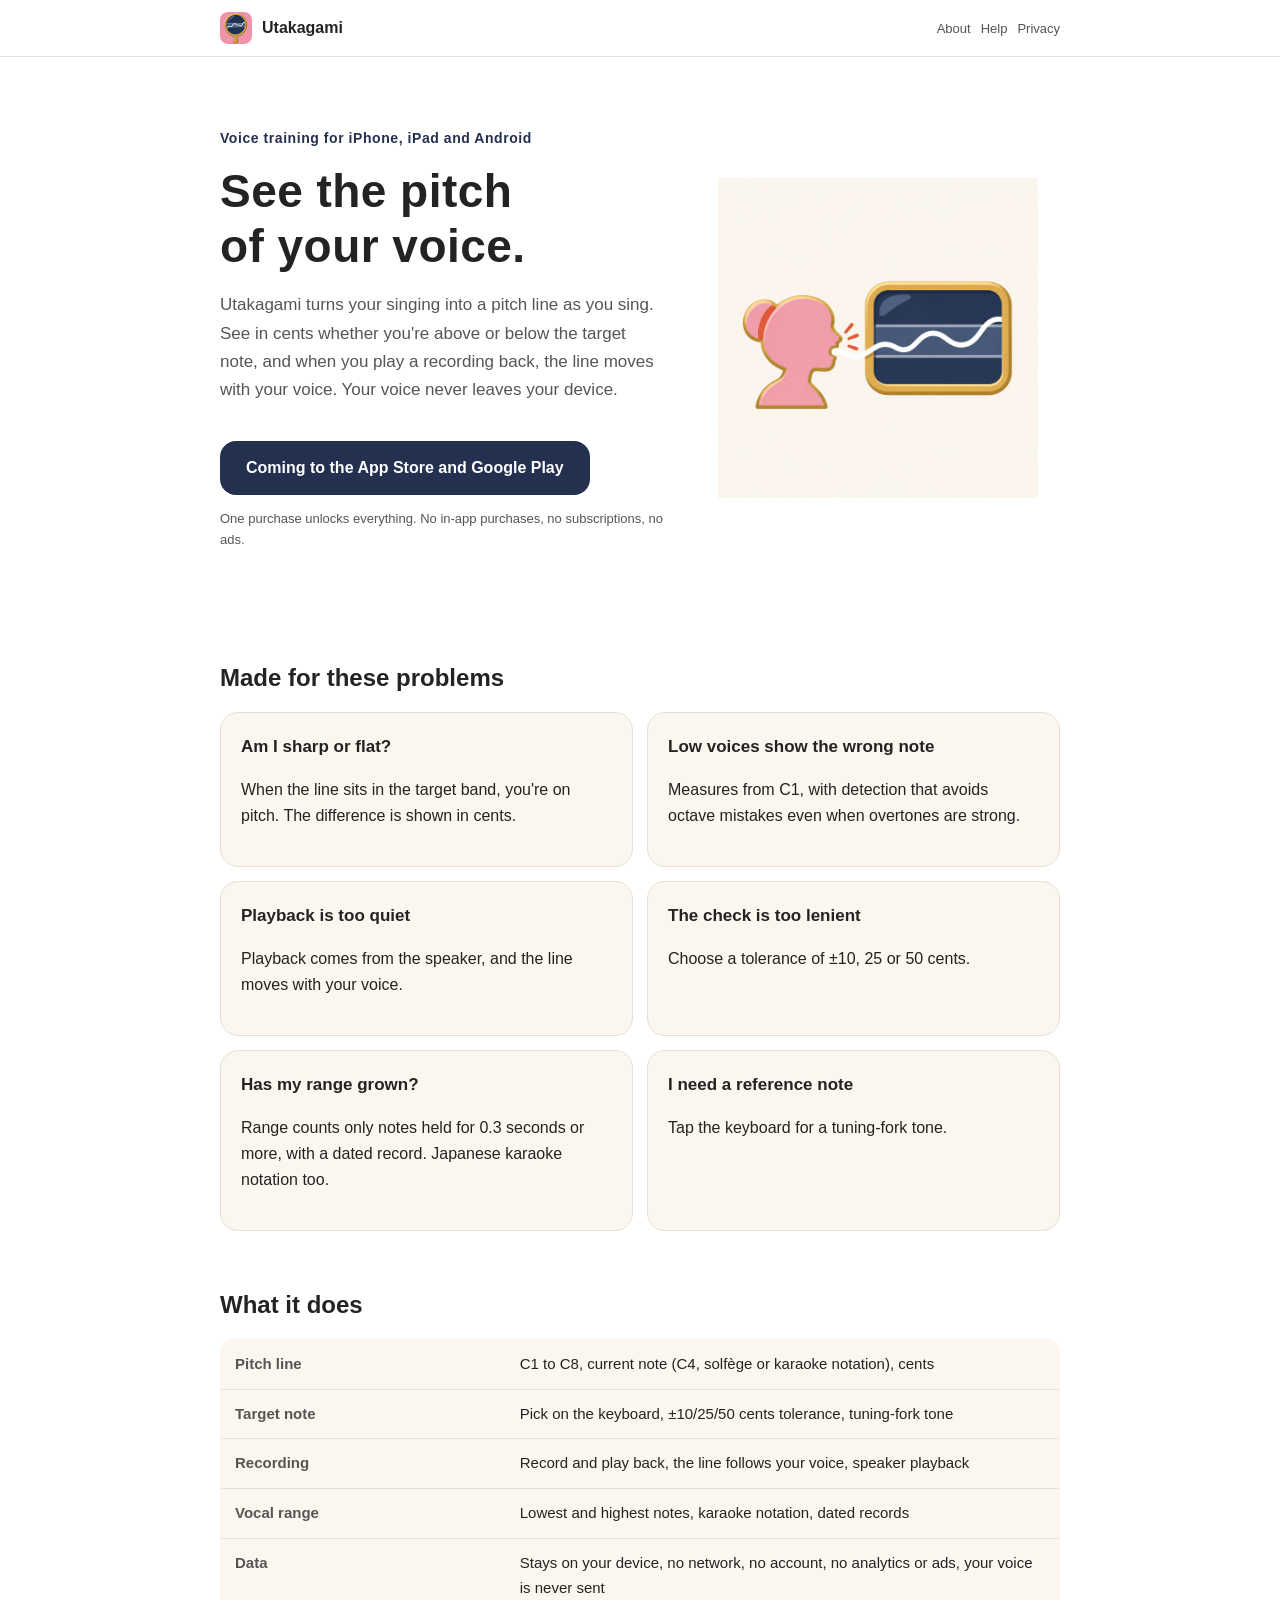
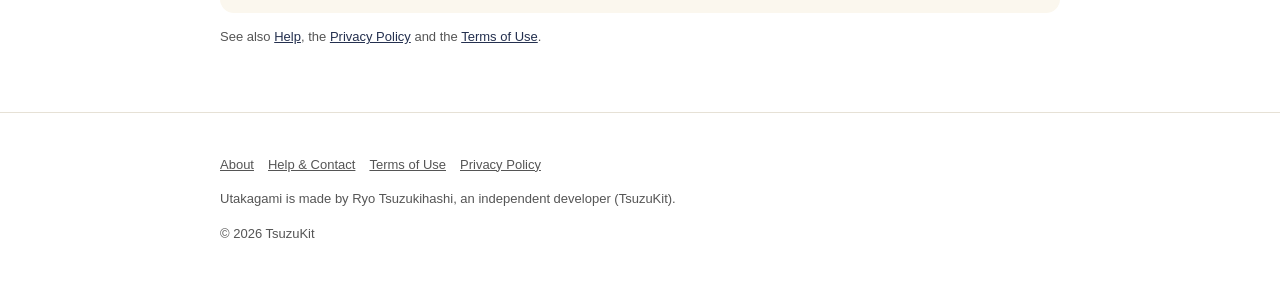
<file: index.html>
<!DOCTYPE html>
<html lang="ja" data-title-ja="うたかがみ｜歌の音程グラフ・音域チェック" data-title-en="Utakagami | Singing pitch graph &amp; vocal range">
<head>
<meta charset="UTF-8">
<meta name="viewport" content="width=device-width, initial-scale=1">
<script>(function(){var l=navigator.languages&&navigator.languages.length?navigator.languages:[navigator.language||"ja"],p="en";for(var i=0;i<l.length;i++){var c=String(l[i]).toLowerCase();if(c.indexOf("ja")===0){p="ja";break}if(c.indexOf("en")===0){p="en";break}}var d=document.documentElement;d.lang=p;var t=d.getAttribute("data-title-"+p);if(t){document.title=t}})();</script>
<title>うたかがみ｜歌の音程グラフ・音域チェック</title>
<meta name="description" content="歌っている声の高さを、その場で線のグラフに。ねらう音とのずれをセントで、録って聞き返すと声と線が一緒に動く。音域は mid2C・hiA の書き方でも。買い切り・広告なし。 / See your singing as a pitch line in real time. Cents above or below your target, playback where the line follows your voice, and your vocal range. One purchase, no ads.">
<meta property="og:title" content="うたかがみ｜歌の音程グラフ・音域チェック">
<meta property="og:description" content="歌っている声の高さを、その場で線のグラフに。ねらう音とのずれをセントで、録って聞き返すと声と線が一緒に動く。音域は mid2C・hiA の書き方でも。買い切り・広告なし。">
<meta property="og:type" content="website">
<meta property="og:url" content="https://utakagami.tsuzukit.com/">
<meta property="og:image" content="https://utakagami.tsuzukit.com/assets/og.jpg">
<link rel="icon" href="assets/icon.png">
<link rel="apple-touch-icon" href="assets/icon.png">
<link rel="stylesheet" href="style.css">
</head>
<body>
<div data-l="ja" lang="ja">
<header class="site"><div class="wrap">
<a class="brand" href="./"><img src="assets/icon.png" alt="" width="32" height="32">うたかがみ</a>
<nav class="site"><a href="./">紹介</a><a href="support.html">使い方</a><a href="privacy.html">プライバシー</a></nav>
</div></header>
<main class="wrap">
<section class="hero">
<div>
<p class="eyebrow">iPhone・iPad・Android のボイトレ</p>
<h1>自分の声の高さを、<br>線で見る。</h1>
<p class="lead">歌っている声の高さを、その場で線のグラフにします。ねらう音より高いか低いかがセントで分かり、録って聞き返すと声と線が一緒に動きます。声は端末の外に送りません。</p>
<a class="cta" href="#store" id="store">App Store・Google Play で配信予定</a>
<p class="note">買い切りで全部の機能が使えます。アプリ内課金・サブスクリプション・広告はありません。</p>
</div>
<img src="assets/hero.jpg" alt="声が線のグラフになるイラスト" width="360">
</section>

<h2>こんな困りごとのために</h2>
<div class="grid two">
<div class="card"><h3>高いのか低いのか分からない</h3><p>ねらう音の帯に線が入れば合っています。ずれはセントで。</p></div>
<div class="card"><h3>低い声だと別の音に出る</h3><p>C1 から測れます。倍音が強くても、オクターブを取り違えにくい取り方です。</p></div>
<div class="card"><h3>聞き返すと音が小さい</h3><p>聞き返しはスピーカーから。声と線が一緒に動きます。</p></div>
<div class="card"><h3>判定が甘い</h3><p>許し幅を ±10・25・50 セントから選べます。</p></div>
<div class="card"><h3>音域が伸びたか知りたい</h3><p>0.3 秒以上続いた音だけで音域を測り、日付ごとに残します。mid2C・hiA の書き方でも。</p></div>
<div class="card"><h3>基準の音がほしい</h3><p>鍵盤を押すと、音叉がわりの音が鳴ります。</p></div>
</div>

<h2>できること</h2>
<table>
<tr><th>声の線</th><td>C1〜C8・いまの音（C4／ド／mid2C）・セントのずれ</td></tr>
<tr><th>ねらう音</th><td>鍵盤で選ぶ・許し幅 ±10・25・50 セント・音叉の音</td></tr>
<tr><th>録音</th><td>録って聞き返す・声と線が一緒に動く・スピーカーから</td></tr>
<tr><th>音域</th><td>いちばん低い声と高い声・カラオケの書き方・日付ごとの記録</td></tr>
<tr><th>データ</th><td>端末の中だけ・通信なし・アカウントなし・解析と広告なし・声は送らない</td></tr>
</table>
<p class="note"><a href="support.html">使い方</a>・<a href="privacy.html">プライバシーポリシー</a>・<a href="terms.html">利用規約</a>もご覧ください。</p>
</main>
<footer class="site"><div class="wrap">
<p><a href="./">紹介</a><a href="support.html">使い方とお問い合わせ</a><a href="terms.html">利用規約</a><a href="privacy.html">プライバシーポリシー</a></p>
<p>うたかがみは、個人開発者の續橋涼（TsuzuKit）が作っているアプリです。</p>
<p>© 2026 TsuzuKit</p>
</div></footer>
</div>
<div data-l="en" lang="en">
<header class="site"><div class="wrap">
<a class="brand" href="./"><img src="assets/icon.png" alt="" width="32" height="32">Utakagami</a>
<nav class="site"><a href="./">About</a><a href="support.html">Help</a><a href="privacy.html">Privacy</a></nav>
</div></header>
<main class="wrap">
<section class="hero">
<div>
<p class="eyebrow">Voice training for iPhone, iPad and Android</p>
<h1>See the pitch<br>of your voice.</h1>
<p class="lead">Utakagami turns your singing into a pitch line as you sing. See in cents whether you're above or below the target note, and when you play a recording back, the line moves with your voice. Your voice never leaves your device.</p>
<a class="cta" href="#store" id="store">Coming to the App Store and Google Play</a>
<p class="note">One purchase unlocks everything. No in-app purchases, no subscriptions, no ads.</p>
</div>
<img src="assets/hero.jpg" alt="Illustration of a voice becoming a pitch line" width="360">
</section>

<h2>Made for these problems</h2>
<div class="grid two">
<div class="card"><h3>Am I sharp or flat?</h3><p>When the line sits in the target band, you're on pitch. The difference is shown in cents.</p></div>
<div class="card"><h3>Low voices show the wrong note</h3><p>Measures from C1, with detection that avoids octave mistakes even when overtones are strong.</p></div>
<div class="card"><h3>Playback is too quiet</h3><p>Playback comes from the speaker, and the line moves with your voice.</p></div>
<div class="card"><h3>The check is too lenient</h3><p>Choose a tolerance of ±10, 25 or 50 cents.</p></div>
<div class="card"><h3>Has my range grown?</h3><p>Range counts only notes held for 0.3 seconds or more, with a dated record. Japanese karaoke notation too.</p></div>
<div class="card"><h3>I need a reference note</h3><p>Tap the keyboard for a tuning-fork tone.</p></div>
</div>

<h2>What it does</h2>
<table>
<tr><th>Pitch line</th><td>C1 to C8, current note (C4, solfège or karaoke notation), cents</td></tr>
<tr><th>Target note</th><td>Pick on the keyboard, ±10/25/50 cents tolerance, tuning-fork tone</td></tr>
<tr><th>Recording</th><td>Record and play back, the line follows your voice, speaker playback</td></tr>
<tr><th>Vocal range</th><td>Lowest and highest notes, karaoke notation, dated records</td></tr>
<tr><th>Data</th><td>Stays on your device, no network, no account, no analytics or ads, your voice is never sent</td></tr>
</table>
<p class="note">See also <a href="support.html">Help</a>, the <a href="privacy.html">Privacy Policy</a> and the <a href="terms.html">Terms of Use</a>.</p>
</main>
<footer class="site"><div class="wrap">
<p><a href="./">About</a><a href="support.html">Help & Contact</a><a href="terms.html">Terms of Use</a><a href="privacy.html">Privacy Policy</a></p>
<p>Utakagami is made by Ryo Tsuzukihashi, an independent developer (TsuzuKit).</p>
<p>© 2026 TsuzuKit</p>
</div></footer>
</div>
</body>
</html>
</file>
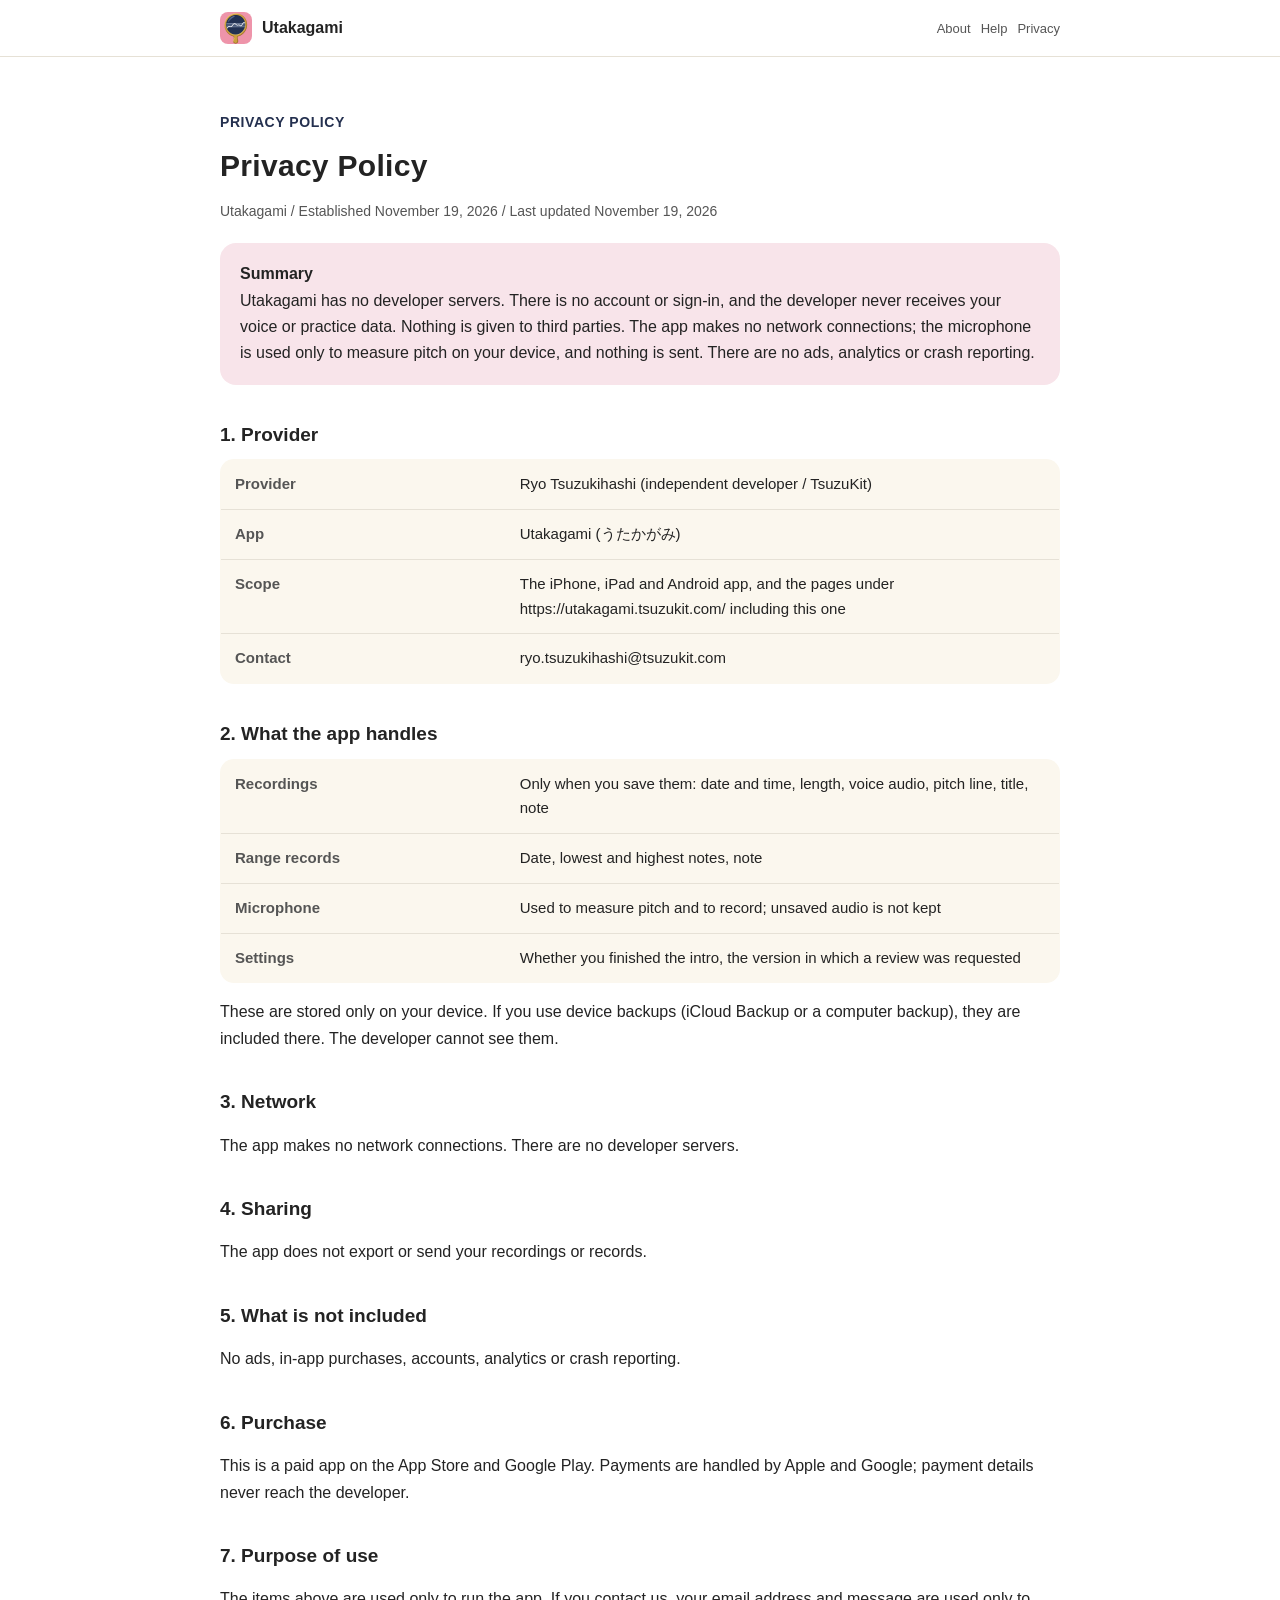
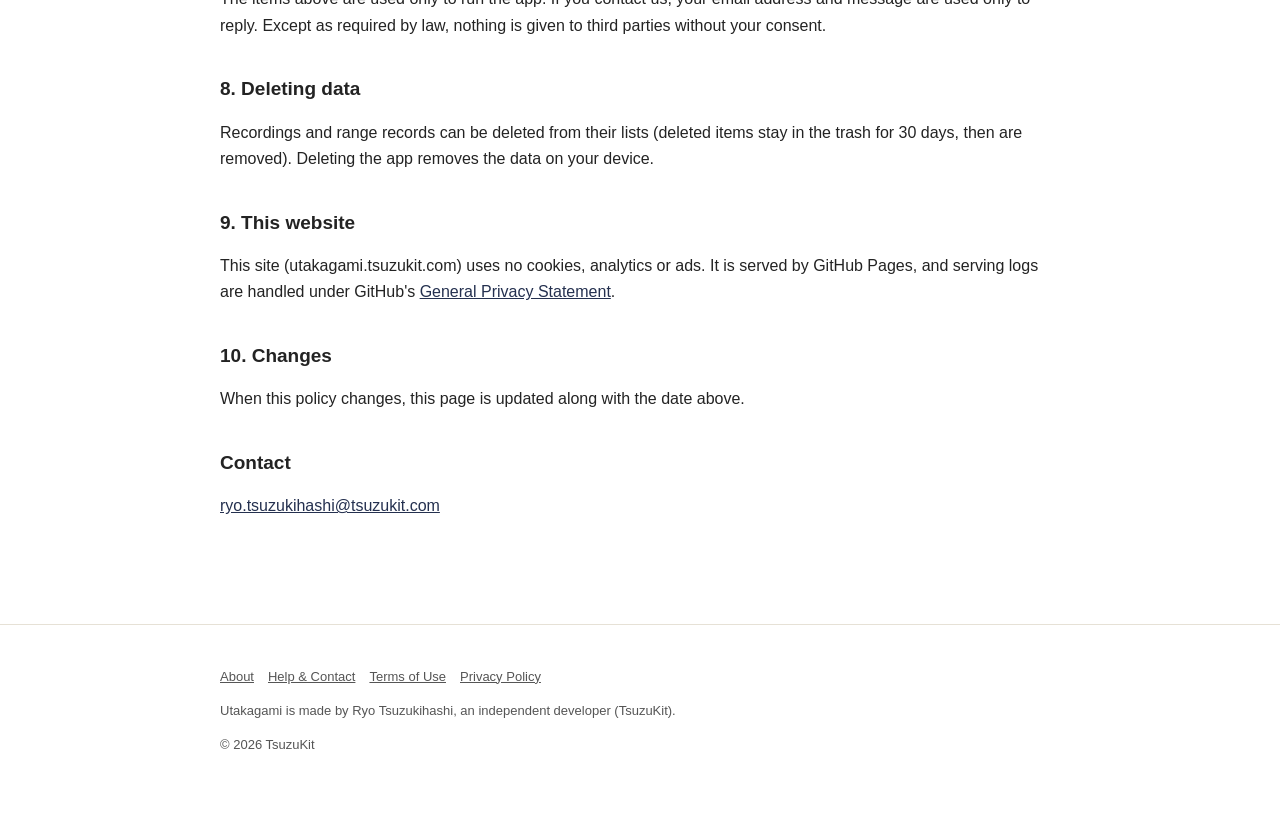
<file: privacy.html>
<!DOCTYPE html>
<html lang="ja" data-title-ja="プライバシーポリシー - うたかがみ" data-title-en="Privacy Policy - Utakagami">
<head>
<meta charset="UTF-8">
<meta name="viewport" content="width=device-width, initial-scale=1">
<script>(function(){var l=navigator.languages&&navigator.languages.length?navigator.languages:[navigator.language||"ja"],p="en";for(var i=0;i<l.length;i++){var c=String(l[i]).toLowerCase();if(c.indexOf("ja")===0){p="ja";break}if(c.indexOf("en")===0){p="en";break}}var d=document.documentElement;d.lang=p;var t=d.getAttribute("data-title-"+p);if(t){document.title=t}})();</script>
<title>プライバシーポリシー - うたかがみ</title>
<meta name="description" content="うたかがみのプライバシーポリシー。開発者は個人情報を集めません。声は端末の外に送りません。 / Privacy Policy for Utakagami. The developer collects no personal information. Your voice never leaves your device.">
<meta property="og:title" content="プライバシーポリシー - うたかがみ">
<meta property="og:description" content="うたかがみのプライバシーポリシー。開発者は個人情報を集めません。声は端末の外に送りません。">
<meta property="og:type" content="website">
<meta property="og:url" content="https://utakagami.tsuzukit.com/privacy.html">
<meta property="og:image" content="https://utakagami.tsuzukit.com/assets/og.jpg">
<link rel="icon" href="assets/icon.png">
<link rel="apple-touch-icon" href="assets/icon.png">
<link rel="stylesheet" href="style.css">
</head>
<body>
<div data-l="ja" lang="ja">
<header class="site"><div class="wrap">
<a class="brand" href="./"><img src="assets/icon.png" alt="" width="32" height="32">うたかがみ</a>
<nav class="site"><a href="./">紹介</a><a href="support.html">使い方</a><a href="privacy.html">プライバシー</a></nav>
</div></header>
<main class="wrap">
<article class="doc">
<p class="eyebrow">PRIVACY POLICY</p>
<h1>プライバシーポリシー</h1>
<p class="meta">うたかがみ／制定日 2026年11月19日／改定日 2026年11月19日</p>
<div class="summary"><strong>このポリシーの要旨</strong><br>うたかがみは、開発者のサーバーを持たないアプリです。アカウント登録やログインはなく、開発者があなたの声や練習の記録を受け取ることはありません。第三者に渡すこともありません。アプリは通信をしません。マイクの声は端末の中で高さを測るだけで、送信しません。広告、分析ツール、クラッシュを報告する仕組みは入れていません。</div>
<h2>1. 提供者</h2>
<table>
<tr><th>提供者</th><td>續橋涼（個人開発者 / TsuzuKit）</td></tr>
<tr><th>アプリ名</th><td>うたかがみ（英語名 Utakagami）</td></tr>
<tr><th>対象</th><td>iPhone・iPad・Android 向けアプリと、このページを含む https://utakagami.tsuzukit.com/ 配下のページ</td></tr>
<tr><th>連絡先</th><td>ryo.tsuzukihashi@tsuzukit.com</td></tr>
</table>
<h2>2. アプリが扱うもの</h2>
<table>
<tr><th>録音</th><td>保存したときだけ: 日時・長さ・声の音声・高さの線・題・メモ</td></tr>
<tr><th>音域の記録</th><td>日付・いちばん低い音・高い音・メモ</td></tr>
<tr><th>マイク</th><td>声の高さを測るときと録音のときに使います。保存しない声は残しません</td></tr>
<tr><th>アプリの設定</th><td>案内を終えたかどうか・レビューのお願いを出した版</td></tr>
</table>
<p>これらは端末の中にだけ保存します。端末のバックアップ（iCloud バックアップやパソコンへのバックアップ）を使っていれば、その中に入ります。開発者は見ることができません。</p>
<h2>3. 通信</h2>
<p>アプリは通信をしません。開発者のサーバーはありません。</p>
<h2>4. 書き出し</h2>
<p>アプリは、あなたの録音や記録を書き出したり送ったりしません。</p>
<h2>5. 入れていないもの</h2>
<p>広告・アプリ内課金・アカウント登録・分析ツール・クラッシュの報告は入れていません。</p>
<h2>6. 購入</h2>
<p>本アプリは App Store と Google Play の有料アプリです。お支払いは Apple・Google が処理し、支払いの情報は開発者には届きません。</p>
<h2>7. 情報を使う目的</h2>
<p>上のものは、アプリを動かすためだけに使います。お問い合わせをいただいたときは、メールアドレスと内容をお返事のためだけに使います。法令にもとづく場合を除き、本人の同意なく第三者に渡すことはありません。</p>
<h2>8. 消したいとき</h2>
<p>録音と音域の記録は、それぞれの一覧から消せます（消したものはゴミ箱に30日残り、そのあと消えます）。アプリを消すと、端末の中のデータは消えます。</p>
<h2>9. このウェブサイトについて</h2>
<p>このサイト（utakagami.tsuzukit.com）は、Cookie も、アクセスを計測する仕組みも、広告も使っていません。サイトは GitHub Pages で配信しており、配信の記録は GitHub の <a href="https://docs.github.com/ja/site-policy/privacy-policies/github-general-privacy-statement">プライバシーについての声明</a> に沿って扱われます。</p>
<h2>10. 改定</h2>
<p>このポリシーを変えるときは、このページを書きかえ、上の改定日を新しくします。</p>
<h2>お問い合わせ</h2>
<p><a href="mailto:ryo.tsuzukihashi@tsuzukit.com">ryo.tsuzukihashi@tsuzukit.com</a></p>
</article>
</main>
<footer class="site"><div class="wrap">
<p><a href="./">紹介</a><a href="support.html">使い方とお問い合わせ</a><a href="terms.html">利用規約</a><a href="privacy.html">プライバシーポリシー</a></p>
<p>うたかがみは、個人開発者の續橋涼（TsuzuKit）が作っているアプリです。</p>
<p>© 2026 TsuzuKit</p>
</div></footer>
</div>
<div data-l="en" lang="en">
<header class="site"><div class="wrap">
<a class="brand" href="./"><img src="assets/icon.png" alt="" width="32" height="32">Utakagami</a>
<nav class="site"><a href="./">About</a><a href="support.html">Help</a><a href="privacy.html">Privacy</a></nav>
</div></header>
<main class="wrap">
<article class="doc">
<p class="eyebrow">PRIVACY POLICY</p>
<h1>Privacy Policy</h1>
<p class="meta">Utakagami / Established November 19, 2026 / Last updated November 19, 2026</p>
<div class="summary"><strong>Summary</strong><br>Utakagami has no developer servers. There is no account or sign-in, and the developer never receives your voice or practice data. Nothing is given to third parties. The app makes no network connections; the microphone is used only to measure pitch on your device, and nothing is sent. There are no ads, analytics or crash reporting.</div>
<h2>1. Provider</h2>
<table>
<tr><th>Provider</th><td>Ryo Tsuzukihashi (independent developer / TsuzuKit)</td></tr>
<tr><th>App</th><td>Utakagami (うたかがみ)</td></tr>
<tr><th>Scope</th><td>The iPhone, iPad and Android app, and the pages under https://utakagami.tsuzukit.com/ including this one</td></tr>
<tr><th>Contact</th><td>ryo.tsuzukihashi@tsuzukit.com</td></tr>
</table>
<h2>2. What the app handles</h2>
<table>
<tr><th>Recordings</th><td>Only when you save them: date and time, length, voice audio, pitch line, title, note</td></tr>
<tr><th>Range records</th><td>Date, lowest and highest notes, note</td></tr>
<tr><th>Microphone</th><td>Used to measure pitch and to record; unsaved audio is not kept</td></tr>
<tr><th>Settings</th><td>Whether you finished the intro, the version in which a review was requested</td></tr>
</table>
<p>These are stored only on your device. If you use device backups (iCloud Backup or a computer backup), they are included there. The developer cannot see them.</p>
<h2>3. Network</h2>
<p>The app makes no network connections. There are no developer servers.</p>
<h2>4. Sharing</h2>
<p>The app does not export or send your recordings or records.</p>
<h2>5. What is not included</h2>
<p>No ads, in-app purchases, accounts, analytics or crash reporting.</p>
<h2>6. Purchase</h2>
<p>This is a paid app on the App Store and Google Play. Payments are handled by Apple and Google; payment details never reach the developer.</p>
<h2>7. Purpose of use</h2>
<p>The items above are used only to run the app. If you contact us, your email address and message are used only to reply. Except as required by law, nothing is given to third parties without your consent.</p>
<h2>8. Deleting data</h2>
<p>Recordings and range records can be deleted from their lists (deleted items stay in the trash for 30 days, then are removed). Deleting the app removes the data on your device.</p>
<h2>9. This website</h2>
<p>This site (utakagami.tsuzukit.com) uses no cookies, analytics or ads. It is served by GitHub Pages, and serving logs are handled under GitHub's <a href="https://docs.github.com/en/site-policy/privacy-policies/github-general-privacy-statement">General Privacy Statement</a>.</p>
<h2>10. Changes</h2>
<p>When this policy changes, this page is updated along with the date above.</p>
<h2>Contact</h2>
<p><a href="mailto:ryo.tsuzukihashi@tsuzukit.com">ryo.tsuzukihashi@tsuzukit.com</a></p>
</article>
</main>
<footer class="site"><div class="wrap">
<p><a href="./">About</a><a href="support.html">Help & Contact</a><a href="terms.html">Terms of Use</a><a href="privacy.html">Privacy Policy</a></p>
<p>Utakagami is made by Ryo Tsuzukihashi, an independent developer (TsuzuKit).</p>
<p>© 2026 TsuzuKit</p>
</div></footer>
</div>
</body>
</html>
</file>
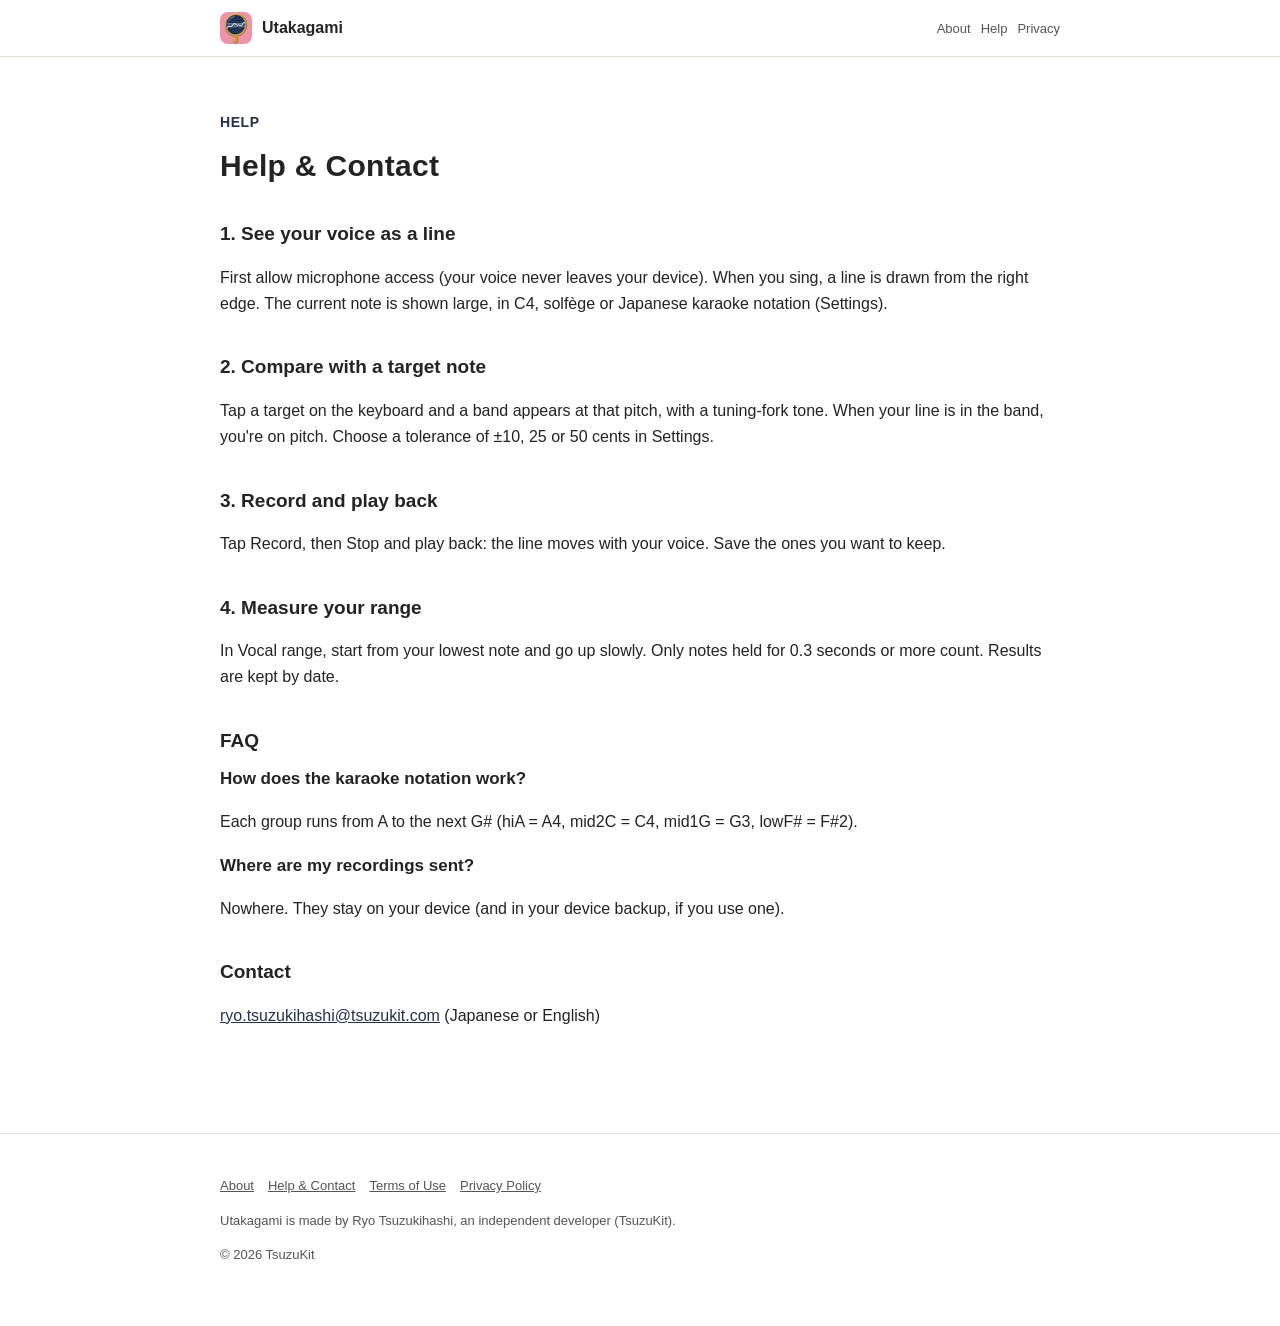
<file: support.html>
<!DOCTYPE html>
<html lang="ja" data-title-ja="使い方とお問い合わせ - うたかがみ" data-title-en="Help &amp; Contact - Utakagami">
<head>
<meta charset="UTF-8">
<meta name="viewport" content="width=device-width, initial-scale=1">
<script>(function(){var l=navigator.languages&&navigator.languages.length?navigator.languages:[navigator.language||"ja"],p="en";for(var i=0;i<l.length;i++){var c=String(l[i]).toLowerCase();if(c.indexOf("ja")===0){p="ja";break}if(c.indexOf("en")===0){p="en";break}}var d=document.documentElement;d.lang=p;var t=d.getAttribute("data-title-"+p);if(t){document.title=t}})();</script>
<title>使い方とお問い合わせ - うたかがみ</title>
<meta name="description" content="うたかがみの使い方（声を線に・ねらう音・録って聞き返す・音域を測る）とよくあるご質問、お問い合わせ。 / How to use Utakagami (pitch line, target note, recording and playback, vocal range), FAQ and contact.">
<meta property="og:title" content="使い方とお問い合わせ - うたかがみ">
<meta property="og:description" content="うたかがみの使い方（声を線に・ねらう音・録って聞き返す・音域を測る）とよくあるご質問、お問い合わせ。">
<meta property="og:type" content="website">
<meta property="og:url" content="https://utakagami.tsuzukit.com/support.html">
<meta property="og:image" content="https://utakagami.tsuzukit.com/assets/og.jpg">
<link rel="icon" href="assets/icon.png">
<link rel="apple-touch-icon" href="assets/icon.png">
<link rel="stylesheet" href="style.css">
</head>
<body>
<div data-l="ja" lang="ja">
<header class="site"><div class="wrap">
<a class="brand" href="./"><img src="assets/icon.png" alt="" width="32" height="32">うたかがみ</a>
<nav class="site"><a href="./">紹介</a><a href="support.html">使い方</a><a href="privacy.html">プライバシー</a></nav>
</div></header>
<main class="wrap">
<article class="doc">
<p class="eyebrow">HELP</p>
<h1>使い方とお問い合わせ</h1>
<h2>1. 声を線にする</h2>
<p>はじめにマイクの使用を許可してください（声は端末の外に送りません）。声を出すと、画面の右の端から線が描かれます。いまの音は大きく、C4・ド・mid2C の書き方から選べます（設定）。</p>
<h2>2. ねらう音と比べる</h2>
<p>鍵盤でねらう音を押すと、その高さに帯が出て、音叉がわりの音が鳴ります。線が帯に入れば合っています。許し幅は設定で ±10・25・50 セントから選べます。</p>
<h2>3. 録って聞き返す</h2>
<p>［録音］で録り、［止める］のあと聞き返すと、声と線が一緒に動きます。気に入ったものは保存します。</p>
<h2>4. 音域を測る</h2>
<p>［音域を測る］で、いちばん低い声からゆっくり上へ。0.3 秒以上続いた音だけを数えます。結果は日付ごとに残ります。</p>
<h2>よくあるご質問</h2>
<h3>カラオケの書き方（mid2C・hiA）はどう決めていますか</h3>
<p>A から次の G# までを1組とする書き方です（hiA＝A4・mid2C＝C4・mid1G＝G3・lowF#＝F#2）。</p>
<h3>録った声はどこに送られますか</h3>
<p>どこにも送りません。端末の中だけです（端末のバックアップを使っていれば、その中にも入ります）。</p>
<h2>お問い合わせ</h2>
<p><a href="mailto:ryo.tsuzukihashi@tsuzukit.com">ryo.tsuzukihashi@tsuzukit.com</a>（日本語・英語）</p>
</article>
</main>
<footer class="site"><div class="wrap">
<p><a href="./">紹介</a><a href="support.html">使い方とお問い合わせ</a><a href="terms.html">利用規約</a><a href="privacy.html">プライバシーポリシー</a></p>
<p>うたかがみは、個人開発者の續橋涼（TsuzuKit）が作っているアプリです。</p>
<p>© 2026 TsuzuKit</p>
</div></footer>
</div>
<div data-l="en" lang="en">
<header class="site"><div class="wrap">
<a class="brand" href="./"><img src="assets/icon.png" alt="" width="32" height="32">Utakagami</a>
<nav class="site"><a href="./">About</a><a href="support.html">Help</a><a href="privacy.html">Privacy</a></nav>
</div></header>
<main class="wrap">
<article class="doc">
<p class="eyebrow">HELP</p>
<h1>Help &amp; Contact</h1>
<h2>1. See your voice as a line</h2>
<p>First allow microphone access (your voice never leaves your device). When you sing, a line is drawn from the right edge. The current note is shown large, in C4, solfège or Japanese karaoke notation (Settings).</p>
<h2>2. Compare with a target note</h2>
<p>Tap a target on the keyboard and a band appears at that pitch, with a tuning-fork tone. When your line is in the band, you're on pitch. Choose a tolerance of ±10, 25 or 50 cents in Settings.</p>
<h2>3. Record and play back</h2>
<p>Tap Record, then Stop and play back: the line moves with your voice. Save the ones you want to keep.</p>
<h2>4. Measure your range</h2>
<p>In Vocal range, start from your lowest note and go up slowly. Only notes held for 0.3 seconds or more count. Results are kept by date.</p>
<h2>FAQ</h2>
<h3>How does the karaoke notation work?</h3>
<p>Each group runs from A to the next G# (hiA = A4, mid2C = C4, mid1G = G3, lowF# = F#2).</p>
<h3>Where are my recordings sent?</h3>
<p>Nowhere. They stay on your device (and in your device backup, if you use one).</p>
<h2>Contact</h2>
<p><a href="mailto:ryo.tsuzukihashi@tsuzukit.com">ryo.tsuzukihashi@tsuzukit.com</a> (Japanese or English)</p>
</article>
</main>
<footer class="site"><div class="wrap">
<p><a href="./">About</a><a href="support.html">Help & Contact</a><a href="terms.html">Terms of Use</a><a href="privacy.html">Privacy Policy</a></p>
<p>Utakagami is made by Ryo Tsuzukihashi, an independent developer (TsuzuKit).</p>
<p>© 2026 TsuzuKit</p>
</div></footer>
</div>
</body>
</html>
</file>
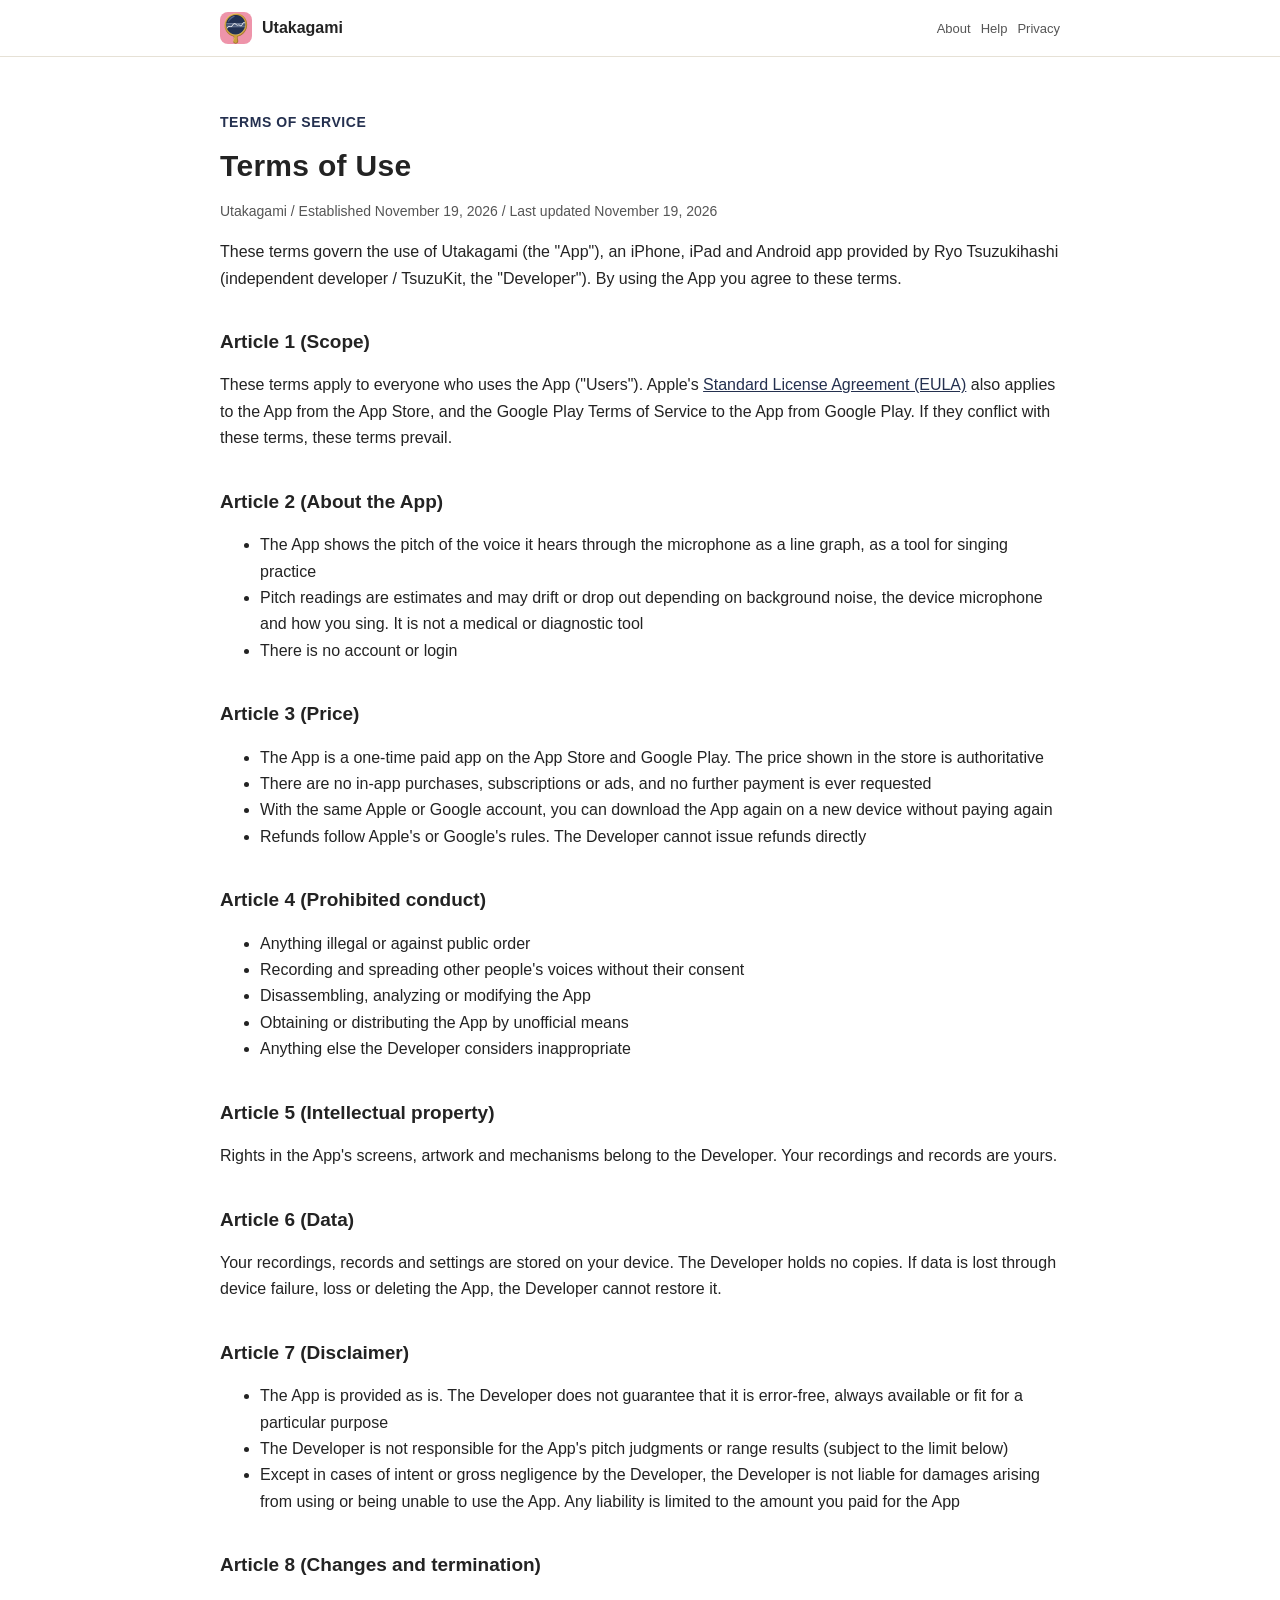
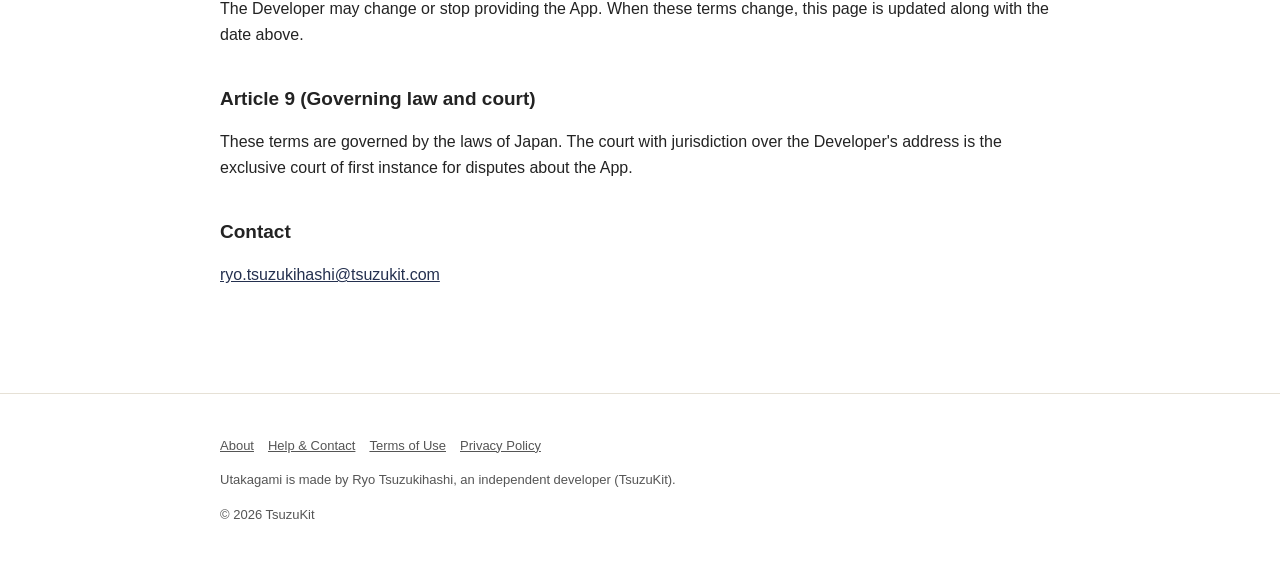
<file: terms.html>
<!DOCTYPE html>
<html lang="ja" data-title-ja="利用規約 - うたかがみ" data-title-en="Terms of Use - Utakagami">
<head>
<meta charset="UTF-8">
<meta name="viewport" content="width=device-width, initial-scale=1">
<script>(function(){var l=navigator.languages&&navigator.languages.length?navigator.languages:[navigator.language||"ja"],p="en";for(var i=0;i<l.length;i++){var c=String(l[i]).toLowerCase();if(c.indexOf("ja")===0){p="ja";break}if(c.indexOf("en")===0){p="en";break}}var d=document.documentElement;d.lang=p;var t=d.getAttribute("data-title-"+p);if(t){document.title=t}})();</script>
<title>利用規約 - うたかがみ</title>
<meta name="description" content="うたかがみの利用規約。 / Terms of Use for Utakagami.">
<meta property="og:title" content="利用規約 - うたかがみ">
<meta property="og:description" content="うたかがみの利用規約。">
<meta property="og:type" content="website">
<meta property="og:url" content="https://utakagami.tsuzukit.com/terms.html">
<meta property="og:image" content="https://utakagami.tsuzukit.com/assets/og.jpg">
<link rel="icon" href="assets/icon.png">
<link rel="apple-touch-icon" href="assets/icon.png">
<link rel="stylesheet" href="style.css">
</head>
<body>
<div data-l="ja" lang="ja">
<header class="site"><div class="wrap">
<a class="brand" href="./"><img src="assets/icon.png" alt="" width="32" height="32">うたかがみ</a>
<nav class="site"><a href="./">紹介</a><a href="support.html">使い方</a><a href="privacy.html">プライバシー</a></nav>
</div></header>
<main class="wrap">
<article class="doc">
<p class="eyebrow">TERMS OF SERVICE</p>
<h1>利用規約</h1>
<p class="meta">うたかがみ／制定日 2026年11月19日／改定日 2026年11月19日</p>
<p>この規約は、續橋涼（個人開発者 / TsuzuKit。以下「開発者」）が提供する iPhone・iPad・Android アプリ「うたかがみ」（以下「本アプリ」）を使うときの決まりです。本アプリを使った時点で、この規約に同意したものとします。</p>
<h2>第1条（適用）</h2>
<p>この規約は、本アプリを使うすべての方（以下「利用者」）に適用されます。App Store から入れた本アプリには、Apple が定める<a href="https://www.apple.com/legal/internet-services/itunes/dev/stdeula/">標準のライセンス契約（EULA）</a>も、Google Play から入れた本アプリには Google Play の利用規約も、あわせて適用されます。この規約とそれらが食い違うときは、この規約を優先します。</p>
<h2>第2条（本アプリについて）</h2>
<ul>
<li>本アプリは、マイクで聞いた声の高さを線のグラフにして、歌の練習に使う道具です</li>
<li>出す音の高さは目安です。まわりの音・端末のマイク・声の出し方によって、ずれたり途切れたりすることがあります。医療や診断の道具ではありません</li>
<li>アカウント登録やログインはありません</li>
</ul>
<h2>第3条（料金）</h2>
<ul>
<li>本アプリは、App Store・Google Play で購入する買い切りの有料アプリです。価格はストアに表示されるものが正です</li>
<li>アプリ内課金、サブスクリプション、広告はありません。購入したあとに追加の支払いを求めることはありません</li>
<li>同じ Apple アカウント・Google アカウントであれば、機種変更やアプリの入れ直しのときに、もう一度お支払いいただかずにダウンロードできます</li>
<li>返金は Apple・Google の規定に従います。開発者が直接返金することはできません</li>
</ul>
<h2>第4条（禁止事項）</h2>
<p>本アプリを使うとき、次のことをしてはいけません。</p>
<ul>
<li>法令や公序良俗に反すること</li>
<li>他人の声を、その人の了解なく録音して広めること</li>
<li>本アプリを分解・解析・改変すること</li>
<li>本アプリを正規の方法以外で入手したり、配ったりすること</li>
<li>そのほか、開発者が不適切と判断すること</li>
</ul>
<h2>第5条（知的財産）</h2>
<p>本アプリの画面・絵・仕組みについての権利は、開発者にあります。利用者が録った声と記録は、利用者のものです。</p>
<h2>第6条（データ）</h2>
<p>録音・記録・設定は、利用者の端末に保存されます。開発者はその記録を持っていません。端末の故障や紛失、アプリの削除などで消えても、開発者は元に戻すことができません。</p>
<h2>第7条（免責事項）</h2>
<ul>
<li>本アプリは、そのままの状態で提供します。開発者は、本アプリに誤りがないこと、いつでも使えること、特定の目的に合うことを保証しません</li>
<li>本アプリの判定や音域の結果について、開発者は責任を負いません（下の項の上限のとおり）</li>
<li>本アプリを使ったこと、または使えなかったことで利用者や周りの人に損害が生じても、開発者に故意または重大な過失がある場合を除き、開発者は責任を負いません。責任を負う場合も、利用者が本アプリに支払った金額を上限とします</li>
</ul>
<h2>第8条（変更と終了）</h2>
<p>開発者は、本アプリの内容を変えること、提供を終えることがあります。この規約を変えるときは、このページを書きかえ、上の改定日を新しくします。</p>
<h2>第9条（準拠法と裁判所）</h2>
<p>この規約は日本法に従います。本アプリについての争いは、開発者の住所地を管轄する裁判所を、第一審の専属的な合意管轄裁判所とします。</p>
<h2>お問い合わせ</h2>
<p><a href="mailto:ryo.tsuzukihashi@tsuzukit.com">ryo.tsuzukihashi@tsuzukit.com</a></p>
</article>
</main>
<footer class="site"><div class="wrap">
<p><a href="./">紹介</a><a href="support.html">使い方とお問い合わせ</a><a href="terms.html">利用規約</a><a href="privacy.html">プライバシーポリシー</a></p>
<p>うたかがみは、個人開発者の續橋涼（TsuzuKit）が作っているアプリです。</p>
<p>© 2026 TsuzuKit</p>
</div></footer>
</div>
<div data-l="en" lang="en">
<header class="site"><div class="wrap">
<a class="brand" href="./"><img src="assets/icon.png" alt="" width="32" height="32">Utakagami</a>
<nav class="site"><a href="./">About</a><a href="support.html">Help</a><a href="privacy.html">Privacy</a></nav>
</div></header>
<main class="wrap">
<article class="doc">
<p class="eyebrow">TERMS OF SERVICE</p>
<h1>Terms of Use</h1>
<p class="meta">Utakagami / Established November 19, 2026 / Last updated November 19, 2026</p>
<p>These terms govern the use of Utakagami (the "App"), an iPhone, iPad and Android app provided by Ryo Tsuzukihashi (independent developer / TsuzuKit, the "Developer"). By using the App you agree to these terms.</p>
<h2>Article 1 (Scope)</h2>
<p>These terms apply to everyone who uses the App ("Users"). Apple's <a href="https://www.apple.com/legal/internet-services/itunes/dev/stdeula/">Standard License Agreement (EULA)</a> also applies to the App from the App Store, and the Google Play Terms of Service to the App from Google Play. If they conflict with these terms, these terms prevail.</p>
<h2>Article 2 (About the App)</h2>
<ul>
<li>The App shows the pitch of the voice it hears through the microphone as a line graph, as a tool for singing practice</li>
<li>Pitch readings are estimates and may drift or drop out depending on background noise, the device microphone and how you sing. It is not a medical or diagnostic tool</li>
<li>There is no account or login</li>
</ul>
<h2>Article 3 (Price)</h2>
<ul>
<li>The App is a one-time paid app on the App Store and Google Play. The price shown in the store is authoritative</li>
<li>There are no in-app purchases, subscriptions or ads, and no further payment is ever requested</li>
<li>With the same Apple or Google account, you can download the App again on a new device without paying again</li>
<li>Refunds follow Apple's or Google's rules. The Developer cannot issue refunds directly</li>
</ul>
<h2>Article 4 (Prohibited conduct)</h2>
<ul>
<li>Anything illegal or against public order</li>
<li>Recording and spreading other people's voices without their consent</li>
<li>Disassembling, analyzing or modifying the App</li>
<li>Obtaining or distributing the App by unofficial means</li>
<li>Anything else the Developer considers inappropriate</li>
</ul>
<h2>Article 5 (Intellectual property)</h2>
<p>Rights in the App's screens, artwork and mechanisms belong to the Developer. Your recordings and records are yours.</p>
<h2>Article 6 (Data)</h2>
<p>Your recordings, records and settings are stored on your device. The Developer holds no copies. If data is lost through device failure, loss or deleting the App, the Developer cannot restore it.</p>
<h2>Article 7 (Disclaimer)</h2>
<ul>
<li>The App is provided as is. The Developer does not guarantee that it is error-free, always available or fit for a particular purpose</li>
<li>The Developer is not responsible for the App's pitch judgments or range results (subject to the limit below)</li>
<li>Except in cases of intent or gross negligence by the Developer, the Developer is not liable for damages arising from using or being unable to use the App. Any liability is limited to the amount you paid for the App</li>
</ul>
<h2>Article 8 (Changes and termination)</h2>
<p>The Developer may change or stop providing the App. When these terms change, this page is updated along with the date above.</p>
<h2>Article 9 (Governing law and court)</h2>
<p>These terms are governed by the laws of Japan. The court with jurisdiction over the Developer's address is the exclusive court of first instance for disputes about the App.</p>
<h2>Contact</h2>
<p><a href="mailto:ryo.tsuzukihashi@tsuzukit.com">ryo.tsuzukihashi@tsuzukit.com</a></p>
</article>
</main>
<footer class="site"><div class="wrap">
<p><a href="./">About</a><a href="support.html">Help & Contact</a><a href="terms.html">Terms of Use</a><a href="privacy.html">Privacy Policy</a></p>
<p>Utakagami is made by Ryo Tsuzukihashi, an independent developer (TsuzuKit).</p>
<p>© 2026 TsuzuKit</p>
</div></footer>
</div>
</body>
</html>
</file>
<file: style.css>
/* うたかがみ — 白い地・墨の文字・藍の差し色（白の上で 4.5:1 以上） */
:root {
  --paper: #ffffff; --card: #fbf7ee; --ink: #232323; --sub: #555555; --line: #e6e1d6;
  --vermilion: #24304f; --vermilion-soft: #f8e4ea; --navy: #24304f; --correct: #24304f;
}
@media (prefers-color-scheme: dark) {
  :root { --paper: #121418; --card: #1b1e24; --ink: #eef0f4; --sub: #b4b9c4; --line: #2a2f38;
    --vermilion: #f2a0b4; --vermilion-soft: #2a1e24; --navy: #f2a0b4; --correct: #f2a0b4; }
}
* { box-sizing: border-box; }
html { -webkit-text-size-adjust: 100%; }
body { margin: 0; background: var(--paper); color: var(--ink); line-height: 1.8;
  font-family: -apple-system, BlinkMacSystemFont, "Hiragino Sans", "Hiragino Kaku Gothic ProN", "Noto Sans JP", sans-serif; }
a { color: var(--navy); }
.wrap { max-width: 880px; margin: 0 auto; padding: 0 20px; }
header.site { border-bottom: 1px solid var(--line); background: var(--paper); position: sticky; top: 0; z-index: 5; }
header.site .wrap { display: flex; align-items: center; gap: 16px; min-height: 56px; }
.brand { display: flex; align-items: center; gap: 10px; font-weight: 800; text-decoration: none; color: var(--ink); margin-right: auto; }
.brand img { width: 32px; height: 32px; border-radius: 8px; }
nav.site a { font-size: 14px; text-decoration: none; color: var(--sub); margin-left: 14px; white-space: nowrap; }
nav.site a:hover { color: var(--ink); }
.hero { padding: 56px 0 40px; display: grid; gap: 32px; align-items: center; }
@media (min-width: 760px) { .hero { grid-template-columns: 1.1fr 0.9fr; } }
.eyebrow { color: var(--vermilion); font-weight: 700; font-size: 14px; letter-spacing: 0.04em; }
h1 { font-size: clamp(30px, 6vw, 46px); line-height: 1.35; margin: 8px 0 16px; letter-spacing: 0.01em; }
h2 { font-size: 24px; margin: 56px 0 16px; line-height: 1.5; }
h3 { font-size: 17px; margin: 0 0 6px; }
.lead { font-size: 17px; color: var(--sub); }
.cta { display: inline-block; margin-top: 20px; background: var(--vermilion); color: #ffffff; font-weight: 700; text-decoration: none;
  padding: 14px 26px; border-radius: 16px; }
.note { font-size: 13px; color: var(--sub); }
.hero img { width: 100%; max-width: 320px; height: auto; justify-self: center; }
.grid { display: grid; gap: 14px; }
@media (min-width: 700px) { .grid.two { grid-template-columns: 1fr 1fr; } .grid.three { grid-template-columns: repeat(3, 1fr); } }
.card { background: var(--card); border: 1px solid var(--line); border-radius: 18px; padding: 20px; }
.card.em { background: var(--vermilion-soft); border-color: transparent; }
.steps { counter-reset: step; }
.steps .card { position: relative; padding-left: 62px; }
.steps .card::before { counter-increment: step; content: counter(step); position: absolute; left: 18px; top: 18px; width: 32px; height: 32px;
  border-radius: 50%; border: 2.5px solid var(--vermilion); color: var(--vermilion); font-weight: 800; display: grid; place-items: center; }
table { width: 100%; border-collapse: collapse; background: var(--card); border: 1px solid var(--line); border-radius: 14px; overflow: hidden; }
th, td { text-align: left; padding: 12px 14px; border-bottom: 1px solid var(--line); vertical-align: top; font-size: 15px; }
th { width: 34%; color: var(--sub); font-weight: 600; }
tr:last-child th, tr:last-child td { border-bottom: none; }
.doc { padding: 40px 0 24px; }
.doc h1 { font-size: 30px; }
.doc h2 { font-size: 19px; margin: 36px 0 10px; }
.doc .meta { color: var(--sub); font-size: 14px; }
.doc .summary { background: var(--vermilion-soft); border-radius: 16px; padding: 18px 20px; margin: 20px 0; }
details { background: var(--card); border: 1px solid var(--line); border-radius: 14px; padding: 14px 18px; }
details + details { margin-top: 10px; }
summary { font-weight: 700; cursor: pointer; }
footer.site { border-top: 1px solid var(--line); margin-top: 64px; padding: 28px 0 48px; color: var(--sub); font-size: 13px; }
footer.site a { color: var(--sub); margin-right: 14px; }
.qid { font-family: ui-monospace, SFMono-Regular, Menlo, monospace; background: var(--card); border: 1px solid var(--line);
  border-radius: 8px; padding: 2px 8px; }
/* 端末の言語に合うほうだけ見せる（build.py が両方を1ページに入れる） */
html[lang="ja"] [data-l="en"], html[lang="en"] [data-l="ja"] { display: none; }
[lang="en"] { line-height: 1.65; }
[lang="en"] h1 { line-height: 1.2; }
[lang="en"] nav.site a { font-size: 13px; margin-left: 10px; }
@media (max-width: 480px) { nav.site a { font-size: 12px; margin-left: 8px; } header.site .wrap { gap: 4px; } .brand { gap: 7px; font-size: 15px; } }
.brand { white-space: nowrap; flex-shrink: 0; }
/* 幅の狭い画面では、上の帯の「紹介」を出さない（左のアプリ名が同じ行き先） */
@media (max-width: 480px) { nav.site a:first-child { display: none; } }
</file>
